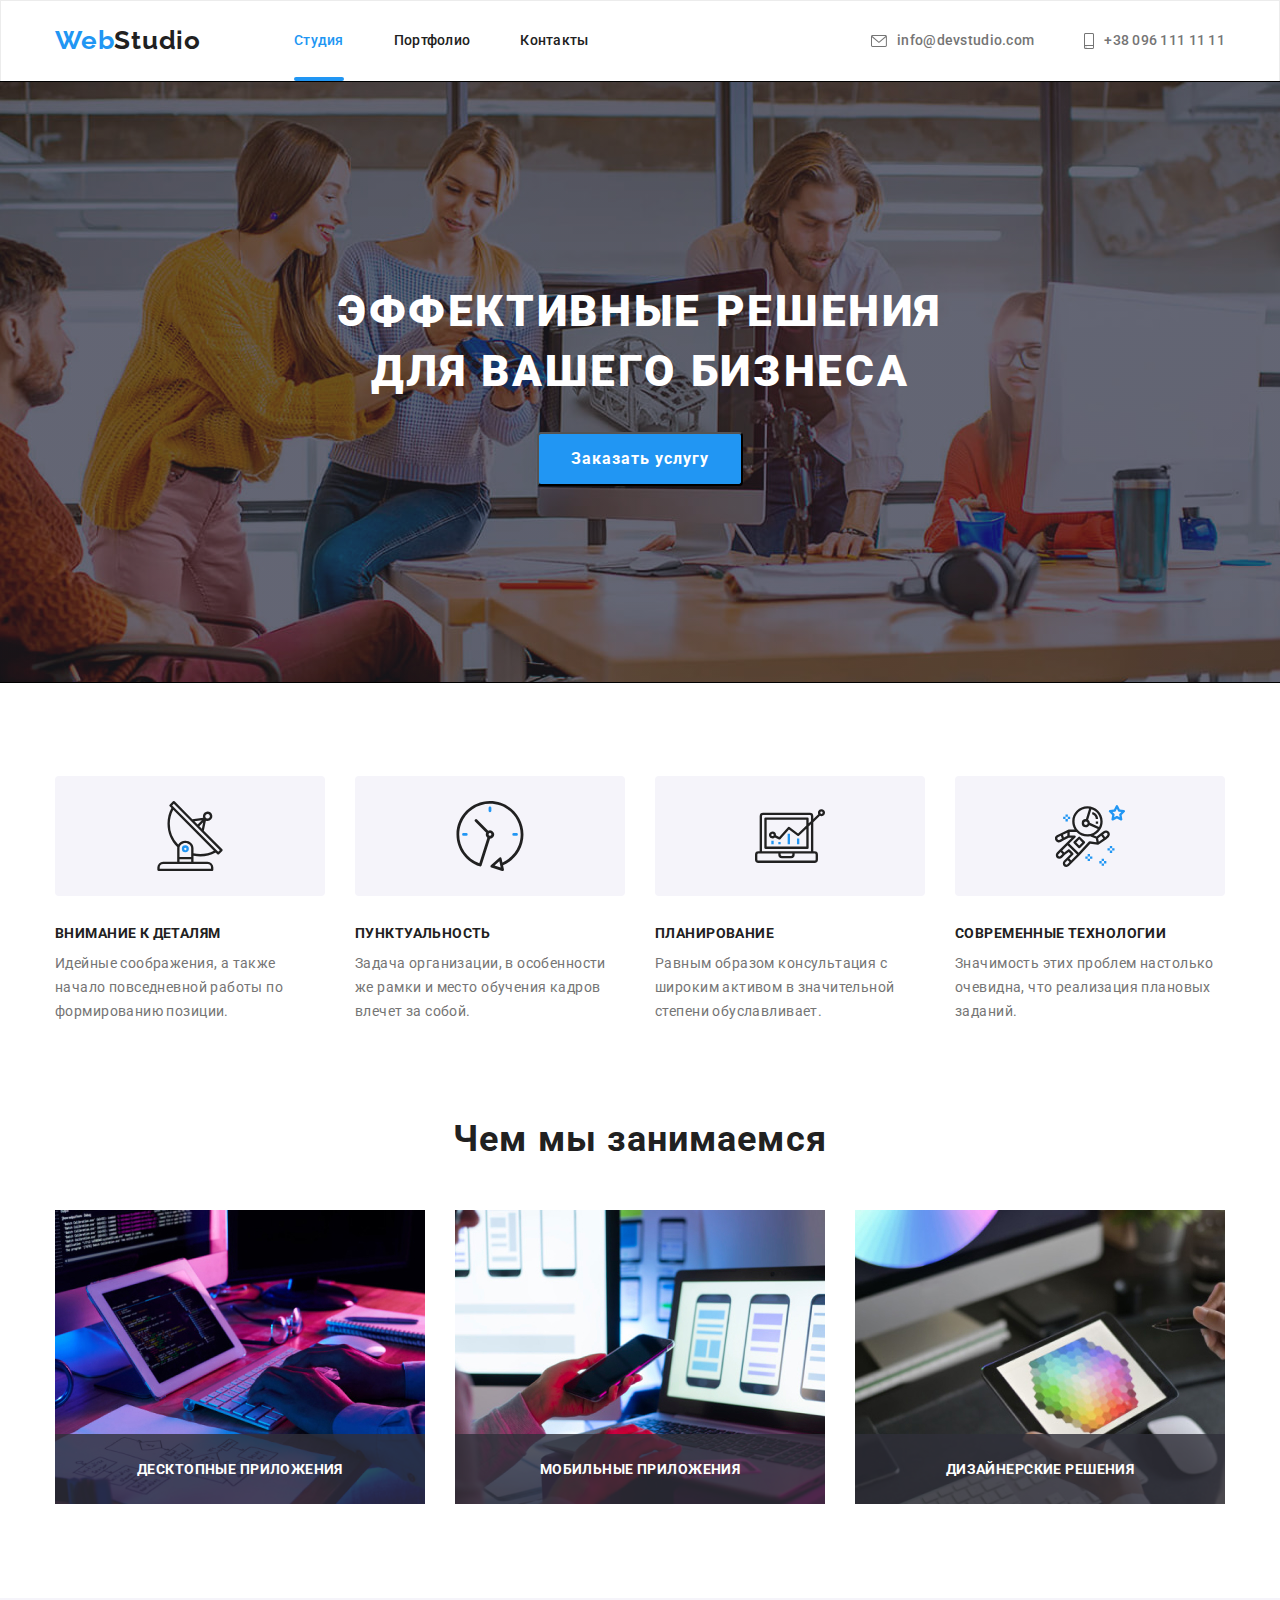
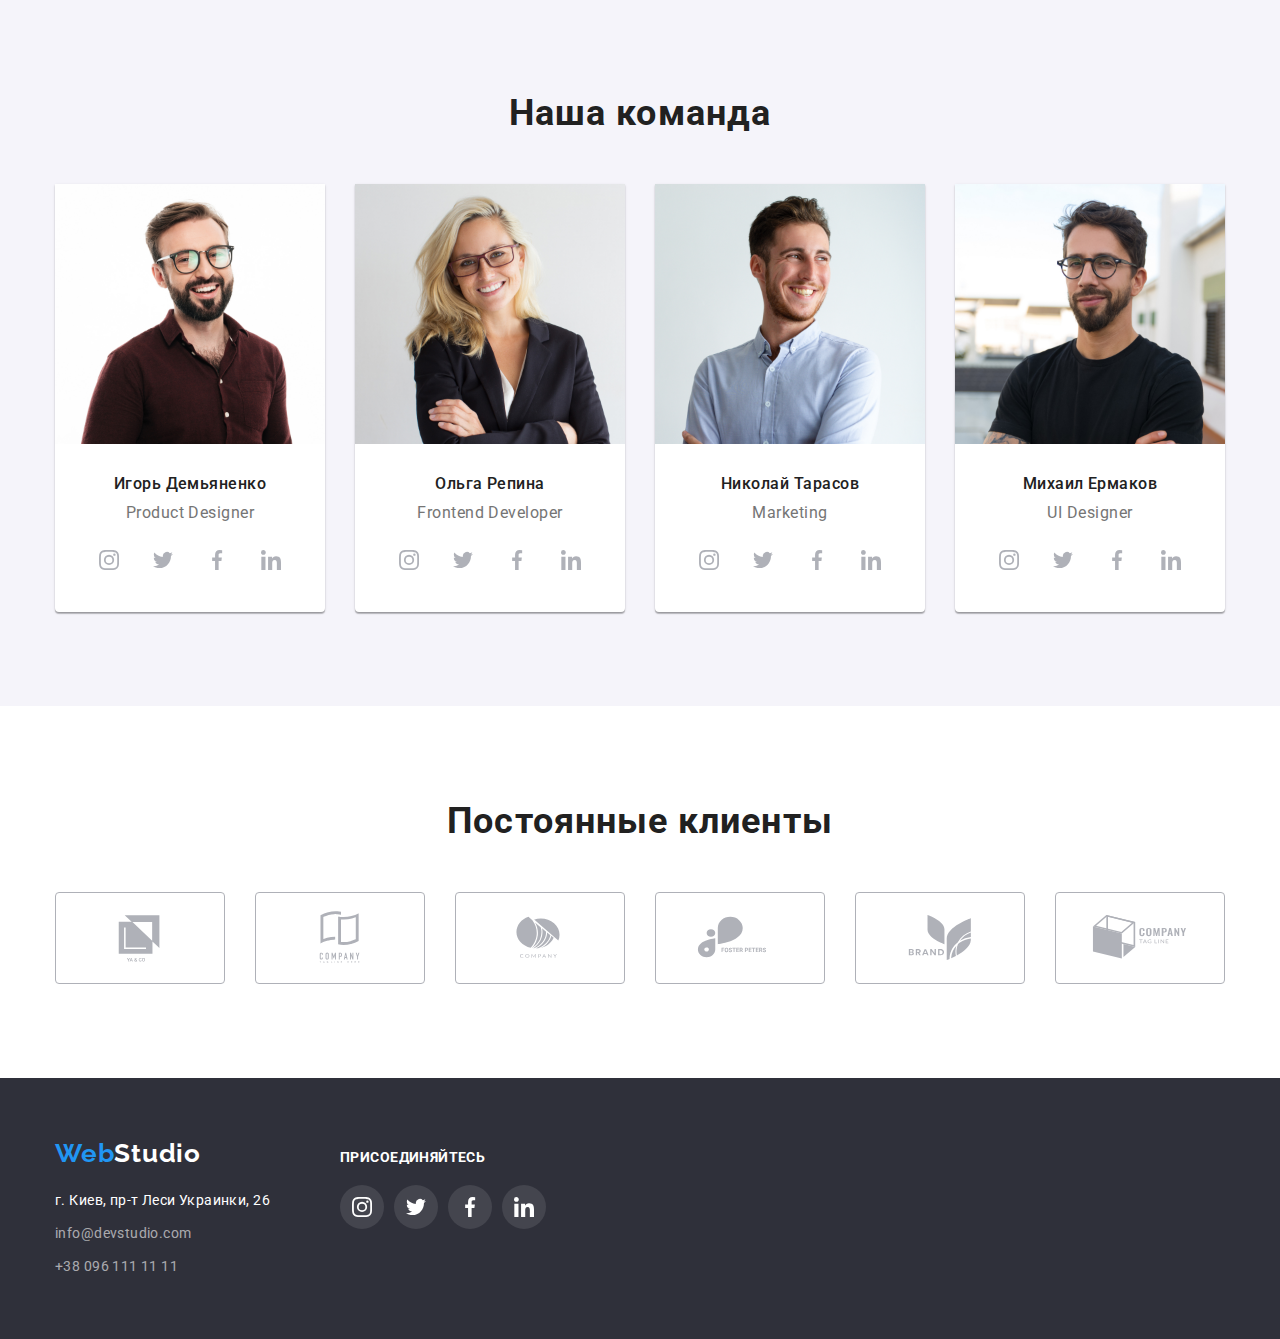
<file: index.html>
<!DOCTYPE html>
<html lang="ru">
  <head>
    <meta charset="UTF-8" />
    <meta http-equiv="X-UA-Compatible" content="IE=edge" />
    <meta name="viewport" content="width=device-width, initial-scale=1.0" />
    <link rel="preconnect" href="https://fonts.googleapis.com" />
    <link rel="preconnect" href="https://fonts.gstatic.com" crossorigin />
    <link
      href="https://fonts.googleapis.com/css2?family=Raleway:wght@700&family=Roboto:wght@400;500;700;900&display=swap"
      rel="stylesheet"
    />
    <link
      rel="stylesheet"
      href="https://cdnjs.cloudflare.com/ajax/libs/modern-normalize/1.1.0/modern-normalize.min.css"
    />
    <title>Document</title>
    <link rel="stylesheet" href="./css/styles.css" />
  </head>
  <body>
    <!--Шапка сайта-->
    <header class="header">
      <div class="container header-container">
        <a href="" class="logo">Web<span class="color-text">Studio</span></a>
        <!--<Блок навигации-->
        <nav class="nav">
          <ul class="site-nav list">
            <li class="site-nav-li">
              <a href="./index.html" class="site-nav-link current">Студия</a>
            </li>
            <li class="site-nav-li">
              <a href="./portfolio.html" class="site-nav-link">Портфолио</a>
            </li>
            <li class="site-nav-li">
              <a href="" class="site-nav-link">Контакты</a>
            </li>
          </ul>
        </nav>
        <!--Блок контактов-->
        <ul class="contact-nav list">
          <li class="contact-nav-li">
            <a href="mailto:info@devstudio.com" class="contact-nav-link"
              ><svg class="contact-icone envelope">
                <use href="./images/symbol-defs.svg#icon-envelope"></use>
              </svg>
              info@devstudio.com
            </a>
          </li>
          <li class="contact-nav-li">
            <a href="tel:+380961111111" class="contact-nav-link"
              ><svg class="contact-icone smartphone">
                <use href="./images/symbol-defs.svg#icon-smartphone"></use>
              </svg>
              +38 096 111 11 11
            </a>
          </li>
        </ul>
      </div>
    </header>

    <!--Контент страницы-->
    <main>
      <!-- Герой -->
      <section class="section hero overlay">
        <!-- Фон Герой -->
        <div class="container">
          <h1 class="hero-title">
            Эффективные решения <br />
            для вашего бизнеса
          </h1>
          <button type="button" class="button" data-modal-open>
            Заказать услугу
          </button>
        </div>
      </section>

      <!--Скилы компании-->
      <section class="section">
        <div class="container">
          <h2 class="section-title visually-hidden">Скилы компании</h2>
          <ul class="skills list">
            <li class="skills-li">
              <div class="skills-icon-container">
                <svg width="70" height="70">
                  <use href="./images/symbol-defs.svg#icon-antenna-1"></use>
                </svg>
              </div>
              <h3 class="title">Внимание к деталям</h3>
              <p class="skills-text">
                Идейные соображения, а также <br />
                начало повседневной работы по формированию позиции.
              </p>
            </li>
            <li class="skills-li">
              <div class="skills-icon-container">
                <svg width="70" height="70">
                  <use href="./images/symbol-defs.svg#icon-clock-1"></use>
                </svg>
              </div>
              <h3 class="title">Пунктуальность</h3>
              <p class="skills-text">
                Задача организации, в особенности же рамки и место обучения
                кадров влечет за собой.
              </p>
            </li>
            <li class="skills-li">
              <div class="skills-icon-container">
                <svg width="70" height="70">
                  <use href="./images/symbol-defs.svg#icon-diagram-1"></use>
                </svg>
              </div>
              <h3 class="title">Планирование</h3>
              <p class="skills-text">
                Равным образом консультация с широким активом в значительной
                степени обуславливает.
              </p>
            </li>
            <li class="skills-li">
              <div class="skills-icon-container">
                <svg width="70" height="70">
                  <use href="./images/symbol-defs.svg#icon-astronaut-1"></use>
                </svg>
              </div>
              <h3 class="title">Современные технологии</h3>
              <p class="skills-text">
                Значимость этих проблем настолько очевидна, что реализация
                плановых заданий.
              </p>
            </li>
          </ul>
        </div>
      </section>

      <!--Блок картинок-->
      <section class="section images-section">
        <div class="container">
          <h2 class="section-title">Чем мы занимаемся</h2>
          <ul class="images list">
            <li class="section-img">
              <img
                src="./images/img.jpg"
                alt="Программист пишет код"
                width="370"
              />
              <div class="bg-images-text">
                <p class="images-text">Десктопные приложения</p>
              </div>
            </li>
            <li class="section-img">
              <img
                src="./images/img1.jpg"
                alt="Человек смотрит в телефон"
                width="370"
              />
              <div class="bg-images-text">
                <p class="images-text">Мобильные приложения</p>
              </div>
            </li>
            <li class="section-img">
              <img
                src="./images/img2.jpg"
                alt="Дизайнер выбирает цвет"
                width="370"
              />
              <div class="bg-images-text">
                <p class="images-text">Дизайнерские решения</p>
              </div>
            </li>
          </ul>
        </div>
      </section>

      <!--Наша команда-->
      <section class="section section-team">
        <div class="container">
          <h2 class="section-title">Наша команда</h2>
          <ul class="team list">
            <li class="team-item">
              <img src="./images/img3.jpg" alt="Игорь Демьяненко" width="270" />
              <div class="team-title-text">
                <h3 class="title">Игорь Демьяненко</h3>
                <p class="team-text" lang="en">Product Designer</p>
                <ul class="team-backgraund-icon">
                  <li class="list team-li">
                    <a href="" class="team-backgraund">
                      <svg class="team-icon">
                        <use
                          href="./images/symbol-defs.svg#icon-instagram-2"
                        ></use>
                      </svg>
                    </a>
                  </li>
                  <li class="list team-li">
                    <a href="" class="team-backgraund">
                      <svg class="team-icon">
                        <use
                          class="team-icon-use"
                          href="./images/symbol-defs.svg#icon-twitter-1"
                        ></use>
                      </svg>
                    </a>
                  </li>
                  <li class="list team-li">
                    <a href="" class="team-backgraund">
                      <svg class="team-icon">
                        <use
                          href="./images/symbol-defs.svg#icon-facebook-1"
                        ></use>
                      </svg>
                    </a>
                  </li>
                  <li class="list team-li">
                    <a href="" class="team-backgraund">
                      <svg class="team-icon">
                        <use
                          href="./images/symbol-defs.svg#icon-linkedin-1"
                        ></use>
                      </svg>
                    </a>
                  </li>
                </ul>
              </div>
            </li>
            <li class="team-item">
              <img src="./images/img4.jpg" alt="Ольга Репина" width="270" />
              <div class="team-title-text">
                <h3 class="title">Ольга Репина</h3>
                <p class="team-text" lang="en">Frontend Developer</p>
                <ul class="team-backgraund-icon">
                  <li class="list team-li">
                    <a href="" class="team-backgraund">
                      <svg class="team-icon">
                        <use
                          href="./images/symbol-defs.svg#icon-instagram-2"
                        ></use>
                      </svg>
                    </a>
                  </li>
                  <li class="list team-li">
                    <a href="" class="team-backgraund">
                      <svg class="team-icon">
                        <use
                          class="team-icon-use"
                          href="./images/symbol-defs.svg#icon-twitter-1"
                        ></use>
                      </svg>
                    </a>
                  </li>
                  <li class="list team-li">
                    <a href="" class="team-backgraund">
                      <svg class="team-icon">
                        <use
                          href="./images/symbol-defs.svg#icon-facebook-1"
                        ></use>
                      </svg>
                    </a>
                  </li>
                  <li class="list team-li">
                    <a href="" class="team-backgraund">
                      <svg class="team-icon">
                        <use
                          href="./images/symbol-defs.svg#icon-linkedin-1"
                        ></use>
                      </svg>
                    </a>
                  </li>
                </ul>
              </div>
            </li>
            <li class="team-item">
              <img src="./images/img5.jpg" alt="Николай Тарасов" width="270" />
              <div class="team-title-text">
                <h3 class="title">Николай Тарасов</h3>
                <p class="team-text" lang="en">Marketing</p>
                <ul class="team-backgraund-icon">
                  <li class="list team-li">
                    <a href="" class="team-backgraund">
                      <svg class="team-icon">
                        <use
                          href="./images/symbol-defs.svg#icon-instagram-2"
                        ></use>
                      </svg>
                    </a>
                  </li>
                  <li class="list team-li">
                    <a href="" class="team-backgraund">
                      <svg class="team-icon">
                        <use
                          class="team-icon-use"
                          href="./images/symbol-defs.svg#icon-twitter-1"
                        ></use>
                      </svg>
                    </a>
                  </li>
                  <li class="list team-li">
                    <a href="" class="team-backgraund">
                      <svg class="team-icon">
                        <use
                          href="./images/symbol-defs.svg#icon-facebook-1"
                        ></use>
                      </svg>
                    </a>
                  </li>
                  <li class="list team-li">
                    <a href="" class="team-backgraund">
                      <svg class="team-icon">
                        <use
                          href="./images/symbol-defs.svg#icon-linkedin-1"
                        ></use>
                      </svg>
                    </a>
                  </li>
                </ul>
              </div>
            </li>
            <li class="team-item">
              <img src="./images/img6.jpg" alt="Михаил Ермаков" width="270" />
              <div class="team-title-text">
                <h3 class="title">Михаил Ермаков</h3>
                <p class="team-text" lang="en">UI Designer</p>
                <ul class="team-backgraund-icon">
                  <li class="list team-li">
                    <a href="" class="team-backgraund">
                      <svg class="team-icon">
                        <use
                          href="./images/symbol-defs.svg#icon-instagram-2"
                        ></use>
                      </svg>
                    </a>
                  </li>
                  <li class="list team-li">
                    <a href="" class="team-backgraund">
                      <svg class="team-icon">
                        <use
                          class="team-icon-use"
                          href="./images/symbol-defs.svg#icon-twitter-1"
                        ></use>
                      </svg>
                    </a>
                  </li>
                  <li class="list team-li">
                    <a href="" class="team-backgraund">
                      <svg class="team-icon">
                        <use
                          href="./images/symbol-defs.svg#icon-facebook-1"
                        ></use>
                      </svg>
                    </a>
                  </li>
                  <li class="list team-li">
                    <a href="" class="team-backgraund">
                      <svg class="team-icon">
                        <use
                          href="./images/symbol-defs.svg#icon-linkedin-1"
                        ></use>
                      </svg>
                    </a>
                  </li>
                </ul>
              </div>
            </li>
          </ul>
        </div>
      </section>

      <!--Постоянные клиенты-->
      <section class="section">
        <div class="container">
          <h2 class="section-title">Постоянные клиенты</h2>
          <ul class="clients list">
            <li class="clients-li">
              <a href="" class="clients-backgraund">
                <svg class="clients-icon">
                  <use href="./images/symbol-defs.svg#icon-Logo"></use>
                </svg>
              </a>
            </li>
            <li class="clients-li">
              <a href="" class="clients-backgraund">
                <svg class="clients-icon">
                  <use href="./images/symbol-defs.svg#icon-Logo-1"></use>
                </svg>
              </a>
            </li>
            <li class="clients-li">
              <a href="" class="clients-backgraund">
                <svg class="clients-icon">
                  <use href="./images/symbol-defs.svg#icon-Logo-2"></use>
                </svg>
              </a>
            </li>
            <li class="clients-li">
              <a href="" class="clients-backgraund">
                <svg class="clients-icon">
                  <use href="./images/symbol-defs.svg#icon-Logo-3"></use>
                </svg>
              </a>
            </li>
            <li class="clients-li">
              <a href="" class="clients-backgraund">
                <svg class="clients-icon">
                  <use href="./images/symbol-defs.svg#icon-Logo-4"></use>
                </svg>
              </a>
            </li>
            <li class="clients-li">
              <a href="" class="clients-backgraund">
                <svg class="clients-icon">
                  <use href="./images/symbol-defs.svg#icon-Logo-5"></use>
                </svg>
              </a>
            </li>
          </ul>
        </div>
      </section>
    </main>

    <!--Блок контактов-->
    <footer class="footer">
      <div class="container footer-container">
        <div class="footer-one">
          <a href="" class="logo">Web<span class="colortext">Studio</span></a>
          <address>
            <ul class="contact-footer list">
              <li class="contact-footer-li">
                <a
                  href="https://goo.gl/maps/7qp37BieYdtHUAUU6"
                  target="_blank"
                  class="adress"
                  >г. Киев, пр-т Леси Украинки, 26
                </a>
              </li>
              <li class="contact-footer-li">
                <a href="mailto:info@devstudio.com" class="contact-footer-list"
                  >info@devstudio.com</a
                >
              </li>
              <li class="contact-footer-li">
                <a href="tel:+380961111111" class="contact-footer-list"
                  >+38 096 111 11 11</a
                >
              </li>
            </ul>
          </address>
        </div>
        <div class="footer-two">
          <h2 class="footer-title">ПРИСОЕДИНЯЙТЕСЬ</h2>
          <ul class="footer-backgraund-icon">
            <li class="list footer-li">
              <a href="" class="footer-backgraund">
                <svg class="footer-icon" width="20" height="20">
                  <use href="./images/symbol-defs.svg#icon-instagram-2"></use>
                </svg>
              </a>
            </li>
            <li class="list footer-li">
              <a href="" class="footer-backgraund">
                <svg class="footer-icon" width="20" height="20">
                  <use
                    class="footer-icon-use"
                    href="./images/symbol-defs.svg#icon-twitter-1"
                  ></use>
                </svg>
              </a>
            </li>
            <li class="list footer-li">
              <a href="" class="footer-backgraund">
                <svg class="footer-icon" width="20" height="20">
                  <use href="./images/symbol-defs.svg#icon-facebook-1"></use>
                </svg>
              </a>
            </li>
            <li class="list footer-li">
              <a href="" class="footer-backgraund">
                <svg class="footer-icon" width="20" height="20">
                  <use href="./images/symbol-defs.svg#icon-linkedin-1"></use>
                </svg>
              </a>
            </li>
          </ul>
        </div>
      </div>
    </footer>
    <div class="backdrop is-hidden" data-modal>
      <div class="modal">
        <button class="button-modal" data-modal-close></button>
      </div>
    </div>
    <script src="./js/model.js"></script>
  </body>
</html>
</file>
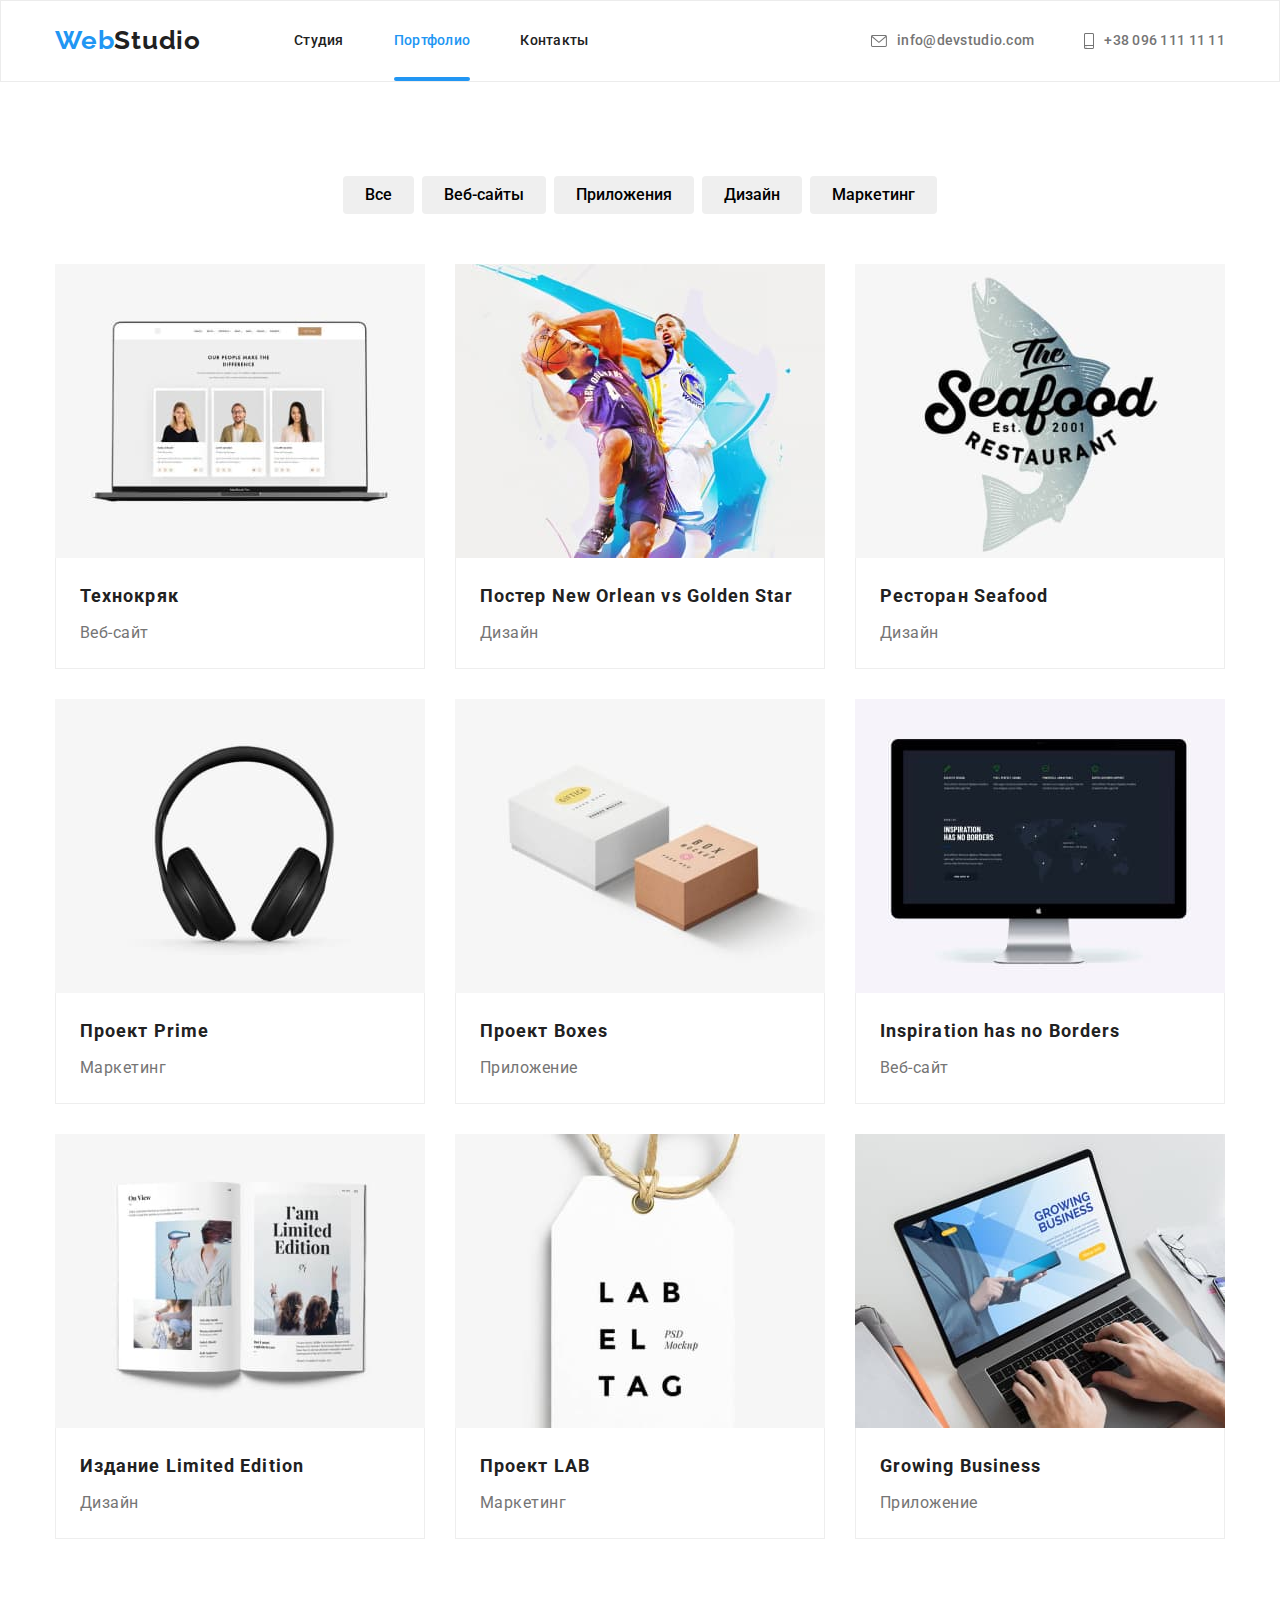
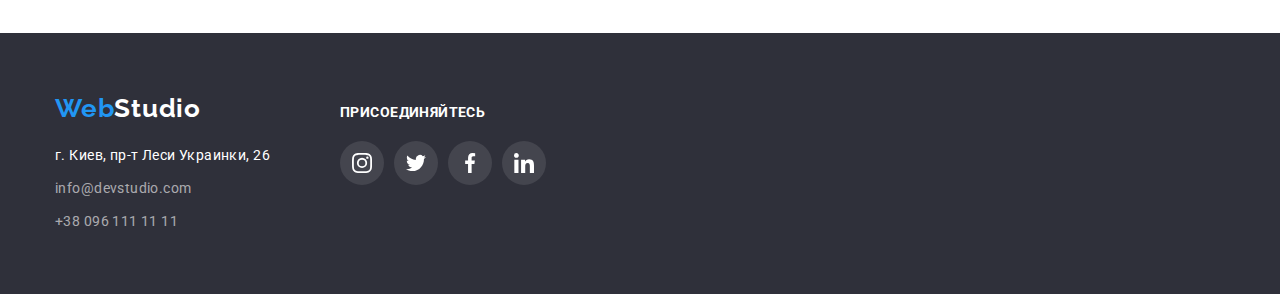
<file: portfolio.html>
<!DOCTYPE html>
<html lang="ru">
  <head>
    <meta charset="UTF-8" />
    <meta http-equiv="X-UA-Compatible" content="IE=edge" />
    <meta name="viewport" content="width=device-width, initial-scale=1.0" />
    <link rel="preconnect" href="https://fonts.googleapis.com" />
    <link rel="preconnect" href="https://fonts.gstatic.com" crossorigin />
    <link
      href="https://fonts.googleapis.com/css2?family=Raleway:wght@700&family=Roboto:wght@400;500;700;900&display=swap"
      rel="stylesheet"
    />
    <link
      rel="stylesheet"
      href="https://cdnjs.cloudflare.com/ajax/libs/modern-normalize/1.1.0/modern-normalize.min.css"
    />
    <title>Document</title>
    <link rel="stylesheet" href="./css/styles.css" />
  </head>
  <body>
    <!--Шапка сайта-->
    <header class="header">
      <div class="container header-container">
        <a href="" class="logo">Web<span class="color-text">Studio</span></a>
        <!--<Блок навигации-->
        <nav class="nav">
          <ul class="site-nav list">
            <li class="site-nav-li">
              <a href="./index.html" class="site-nav-link">Студия</a>
            </li>
            <li class="site-nav-li">
              <a href="./portfolio.html" class="site-nav-link current"
                >Портфолио</a
              >
            </li>
            <li class="site-nav-li">
              <a href="" class="site-nav-link">Контакты</a>
            </li>
          </ul>
        </nav>
        <!--Блок контактов-->
        <ul class="contact-nav list">
          <li class="contact-nav-li">
            <a href="mailto:info@devstudio.com" class="contact-nav-link"
              ><svg class="contact-icone envelope">
                <use href="./images/symbol-defs.svg#icon-envelope"></use>
              </svg>
              info@devstudio.com
            </a>
          </li>
          <li class="contact-nav-li">
            <a href="tel:+380961111111" class="contact-nav-link"
              ><svg class="contact-icone smartphone">
                <use href="./images/symbol-defs.svg#icon-smartphone"></use>
              </svg>
              +38 096 111 11 11
            </a>
          </li>
        </ul>
      </div>
    </header>

    <!--Контент страницы-->
    <main>
      <!--Фильтр проектов-->
      <section class="section buttons-section">
        <div class="container">
          <h1 class="visually-hidden">Фильтр проектов</h1>
          <ul class="buttons-list list">
            <li class="buttons-list-btn">
              <button type="button" class="buttons-btn current">Все</button>
            </li>
            <li class="buttons-list-btn">
              <button type="button" class="buttons-btn current">
                Веб-сайты
              </button>
            </li>
            <li class="buttons-list-btn">
              <button type="button" class="buttons-btn current">
                Приложения
              </button>
            </li>
            <li class="buttons-list-btn">
              <button type="button" class="buttons-btn current">Дизайн</button>
            </li>
            <li class="buttons-list-btn">
              <button type="button" class="buttons-btn current">
                Маркетинг
              </button>
            </li>
          </ul>
          <ul class="projects-list list">
            <li class="projects-item">
              <a href="" class="projects-item-link">
                <div class="projects-image-s">
                  <img
                    src="./images/img-1-2.jpg"
                    alt="монитор ноутбука"
                    width="370"
                    height="294"
                  />
                  <div class="projects-image-hover">
                    <p class="item-images-text">
                      Ресурс предлагает комплексные предложения с разным уровнем
                      функционала и сервисов. Все это позволит посетителю
                      получить исчерпывающие сведения о компании или частном
                      лице.
                    </p>
                  </div>
                </div>
                <div class="projects-title-text">
                  <h2 class="projects-section-title">Технокряк</h2>
                  <p class="projects-section-text">Веб-сайт</p>
                </div>
              </a>
            </li>
            <li class="projects-item">
              <a href="" class="projects-item-link">
                <div class="projects-image-s">
                  <img
                    src="./images/img-2-2.jpg"
                    alt="баскетболисты"
                    width="370"
                    height="294"
                  />
                  <div class="projects-image-hover">
                    <p class="item-images-text">
                      Ресурс предлагает комплексные предложения с разным уровнем
                      функционала и сервисов. Все это позволит посетителю
                      получить исчерпывающие сведения о компании или частном
                      лице.
                    </p>
                  </div>
                </div>
                <div class="projects-title-text">
                  <h2 class="projects-section-title">
                    Постер New Orlean vs Golden Star
                  </h2>
                  <p class="projects-section-text">Дизайн</p>
                </div>
              </a>
            </li>
            <li class="projects-item">
              <a href="" class="projects-item-link">
                <div class="projects-image-s">
                  <img
                    src="./images/img-3-2.jpg"
                    alt="логотип ресторана"
                    width="370"
                    height="294"
                  />
                  <div class="projects-image-hover">
                    <p class="item-images-text">
                      Ресурс предлагает комплексные предложения с разным уровнем
                      функционала и сервисов. Все это позволит посетителю
                      получить исчерпывающие сведения о компании или частном
                      лице.
                    </p>
                  </div>
                </div>
                <div class="projects-title-text">
                  <h2 class="projects-section-title">Ресторан Seafood</h2>
                  <p class="projects-section-text">Дизайн</p>
                </div>
              </a>
            </li>
            <li class="projects-item">
              <a href="" class="projects-item-link">
                <div class="projects-image-s">
                  <img
                    src="./images/img-4-2.jpg"
                    alt="наушники"
                    width="370"
                    height="294"
                  />
                  <div class="projects-image-hover">
                    <p class="item-images-text">
                      Ресурс предлагает комплексные предложения с разным уровнем
                      функционала и сервисов. Все это позволит посетителю
                      получить исчерпывающие сведения о компании или частном
                      лице.
                    </p>
                  </div>
                </div>
                <div class="projects-title-text">
                  <h2 class="projects-section-title">Проект Prime</h2>
                  <p class="projects-section-text">Маркетинг</p>
                </div>
              </a>
            </li>
            <li class="projects-item">
              <a href="" class="projects-item-link">
                <div class="projects-image-s">
                  <img
                    src="./images/img-5-2.jpg"
                    alt="коробки"
                    width="370"
                    height="294"
                  />
                  <div class="projects-image-hover">
                    <p class="item-images-text">
                      Ресурс предлагает комплексные предложения с разным уровнем
                      функционала и сервисов. Все это позволит посетителю
                      получить исчерпывающие сведения о компании или частном
                      лице.
                    </p>
                  </div>
                </div>
                <div class="projects-title-text">
                  <h2 class="projects-section-title">Проект Boxes</h2>
                  <p class="projects-section-text">Приложение</p>
                </div>
              </a>
            </li>
            <li class="projects-item">
              <a href="" class="projects-item-link">
                <div class="projects-image-s">
                  <img
                    src="./images/img-6-2.jpg"
                    alt="монитор"
                    width="370"
                    height="294"
                  />
                  <div class="projects-image-hover">
                    <p class="item-images-text">
                      Ресурс предлагает комплексные предложения с разным уровнем
                      функционала и сервисов. Все это позволит посетителю
                      получить исчерпывающие сведения о компании или частном
                      лице.
                    </p>
                  </div>
                </div>
                <div class="projects-title-text">
                  <h2 class="projects-section-title">
                    Inspiration has no Borders
                  </h2>
                  <p class="projects-section-text">Веб-сайт</p>
                </div>
              </a>
            </li>
            <li class="projects-item">
              <a href="" class="projects-item-link">
                <div class="projects-image-s">
                  <img
                    src="./images/img-7-2.jpg"
                    alt="журнал"
                    width="370"
                    height="294"
                  />
                  <div class="projects-image-hover">
                    <p class="item-images-text">
                      Ресурс предлагает комплексные предложения с разным уровнем
                      функционала и сервисов. Все это позволит посетителю
                      получить исчерпывающие сведения о компании или частном
                      лице.
                    </p>
                  </div>
                </div>
                <div class="projects-title-text">
                  <h2 class="projects-section-title">
                    Издание Limited Edition
                  </h2>
                  <p class="projects-section-text">Дизайн</p>
                </div>
              </a>
            </li>
            <li class="projects-item">
              <a href="" class="projects-item-link">
                <div class="projects-image-s">
                  <img
                    src="./images/img-8-2.jpg"
                    alt="бирка"
                    width="370"
                    height="294"
                  />
                  <div class="projects-image-hover">
                    <p class="item-images-text">
                      Ресурс предлагает комплексные предложения с разным уровнем
                      функционала и сервисов. Все это позволит посетителю
                      получить исчерпывающие сведения о компании или частном
                      лице.
                    </p>
                  </div>
                </div>
                <div class="projects-title-text">
                  <h2 class="projects-section-title">Проект LAB</h2>
                  <p class="projects-section-text">Маркетинг</p>
                </div>
              </a>
            </li>
            <li class="projects-item">
              <a href="" class="projects-item-link">
                <div class="projects-image-s">
                  <img
                    src="./images/img-9-2.jpg"
                    alt="человек печатает"
                    width="370"
                    height="294"
                  />
                  <div class="projects-image-hover">
                    <p class="item-images-text">
                      Ресурс предлагает комплексные предложения с разным уровнем
                      функционала и сервисов. Все это позволит посетителю
                      получить исчерпывающие сведения о компании или частном
                      лице.
                    </p>
                  </div>
                </div>
                <div class="projects-title-text">
                  <h2 class="projects-section-title">Growing Business</h2>
                  <p class="projects-section-text">Приложение</p>
                </div>
              </a>
            </li>
          </ul>
        </div>
      </section>
    </main>

    <footer class="footer">
      <div class="container footer-container">
        <div class="footer-one">
          <a href="" class="logo">Web<span class="colortext">Studio</span></a>
          <address>
            <ul class="contact-footer list">
              <li class="contact-footer-li">
                <a
                  href="https://goo.gl/maps/7qp37BieYdtHUAUU6"
                  target="_blank"
                  class="adress"
                  >г. Киев, пр-т Леси Украинки, 26
                </a>
              </li>
              <li class="contact-footer-li">
                <a href="mailto:info@devstudio.com" class="contact-footer-list"
                  >info@devstudio.com</a
                >
              </li>
              <li class="contact-footer-li">
                <a href="tel:+380961111111" class="contact-footer-list"
                  >+38 096 111 11 11</a
                >
              </li>
            </ul>
          </address>
        </div>
        <div class="footer-two">
          <h2 class="footer-title">ПРИСОЕДИНЯЙТЕСЬ</h2>
          <ul class="footer-backgraund-icon">
            <li class="list footer-li">
              <a href="" class="footer-backgraund">
                <svg class="footer-icon" width="20" height="20">
                  <use href="./images/symbol-defs.svg#icon-instagram-2"></use>
                </svg>
              </a>
            </li>
            <li class="list footer-li">
              <a href="" class="footer-backgraund">
                <svg class="footer-icon" width="20" height="20">
                  <use
                    class="footer-icon-use"
                    href="./images/symbol-defs.svg#icon-twitter-1"
                  ></use>
                </svg>
              </a>
            </li>
            <li class="list footer-li">
              <a href="" class="footer-backgraund">
                <svg class="footer-icon" width="20" height="20">
                  <use href="./images/symbol-defs.svg#icon-facebook-1"></use>
                </svg>
              </a>
            </li>
            <li class="list footer-li">
              <a href="" class="footer-backgraund">
                <svg class="footer-icon" width="20" height="20">
                  <use href="./images/symbol-defs.svg#icon-linkedin-1"></use>
                </svg>
              </a>
            </li>
          </ul>
        </div>
      </div>
    </footer>
  </body>
</html>
</file>
<file: css/styles.css>
/* основной цвет заголовков color: #212121;
основной цвет параграфов color: #757575;
цвет заголовка h1 color: белый #FFFFFF;
цвет кнопок синий #2196F3; серый #F5F4FA;
цвет фона футера и цвет главного заголовка color-background: #2F303A
 */
:root {
  --primary-text-color: #757575;
  --title-text-color: #212121;
  --accent-color: #2196f3;
  --primary-bg-color: #ffffff;
  --contact-footer-color: rgba(255, 255, 255, 0.6);
  --footer-bg-color: #2f303a;
  --team-bg-color: #f5f4fa;
}

body {
  background-color: var(--primary-bg-color);
  color: var(--primary-text-color);
  font-family: "Roboto", sans-serif;
  font-size: 14px;
}
.list {
  padding: 0;
  margin: 0;
  list-style: none;
}
.header-container {
  display: flex;
  align-items: center;
}

.container {
  width: 1200px;
  margin: 0 auto;
  padding: 0 15px;
}
.section {
  padding: 94px 0;
}
h1,
h2,
h3,
p {
  margin: 0;
}

img {
  display: block;
  max-width: 100%;
  height: auto;
}
ul {
  margin: 0;
  padding: 0;
  list-style: none;
}

.visually-hidden {
  position: absolute;
  width: 1px;
  height: 1px;
  margin: -1px;
  border: 0;
  padding: 0;
  white-space: nowrap;
  clip-path: inset(100%);
  clip: rect(0 0 0 0);
  overflow: hidden;
}

/* Page header */
.header {
  border: 1px solid #ececec;
}
/* Logo */
.logo {
  margin-top: 0;
  margin-bottom: 0;
  color: var(--accent-color);

  font-family: "Raleway", sans-serif;
  font-weight: 700;
  font-size: 26px;
  line-height: 1.2;
  letter-spacing: 0.03em;
  text-decoration: none;
}

.color-text {
  color: var(--title-text-color);
  font-family: "Raleway", sans-serif;
}
.colortext {
  color: var(--primary-bg-color);
  font-family: "Raleway", sans-serif;
}

/* Site nav */
.nav {
  margin-left: 93px;
}
.site-nav {
  display: flex;
}

.site-nav-li {
  margin-right: 50px;
  margin-bottom: 0;
}
.site-nav-li:last-child {
  margin-right: 0;
}

.site-nav-link {
  display: block;
  padding-top: 32px;
  padding-bottom: 32px;
  color: var(--title-text-color);

  font-weight: 500;
  line-height: 1.14;
  letter-spacing: 0.02em;
  text-decoration: none;
  transition: color 250ms cubic-bezier(0.4, 0, 0.2, 1);
}
.site-nav-link:hover,
.site-nav-link:focus {
  color: var(--accent-color);
}
.site-nav-link.current {
  color: var(--accent-color);
}

.site-nav-li {
  position: relative;
}
.site-nav-link.current::after {
  content: "";
  position: absolute;
  background: var(--accent-color);
  left: 0;
  bottom: 0;
  width: 100%;
  height: 4px;
  border-radius: 2px;
}
/* Contact nav */
.contact-icone {
  fill: currentColor;
  margin-right: 10px;
}

.contact-nav {
  display: flex;
  margin-left: auto;
}

.contact-nav-li + .contact-nav-li {
  margin-left: 50px;
}
.contact-nav-link {
  color: var(--primary-text-color);

  font-weight: 500;
  line-height: 1.14;
  letter-spacing: 0.02em;
  text-decoration: none;
  transition: color 250ms cubic-bezier(0.4, 0, 0.2, 1);
}
.contact-nav-link:hover,
.contact-nav-link:focus {
  color: var(--accent-color);
}
.envelope {
  width: 16px;
  height: 12px;
}
.smartphone {
  width: 10px;
  height: 16px;
}

.contact-nav-link {
  display: flex;
  justify-content: center;
  align-items: center;
}
/* Hero */
.hero {
  padding-top: 200px;
  padding-bottom: 200px;
  margin-top: 0px;
}
.hero-title {
  margin-bottom: 30px;
  margin-top: 0;

  color: var(--primary-bg-color);

  font-weight: 900;
  font-size: 44px;
  line-height: 1.36;
  text-align: center;
  letter-spacing: 0.06em;
  text-transform: uppercase;
}

.overlay {
  background-color: var(--title-text-color);
  max-width: 1600px;
  height: 600px;
  margin-left: auto;
  margin-right: auto;
  outline: 1px solid black;
  background-image: linear-gradient(
      to right,
      rgba(47, 48, 58, 0.4),
      rgba(47, 48, 58, 0.4)
    ),
    url(../images/img-hero-overlay.jpg);
  background-size: cover;
  background-repeat: no-repeat;
  background-position: center;
}

/* Button */
.button {
  border-radius: 4px;
  padding: 10px 32px;
  margin-left: auto;
  margin-right: auto;

  color: var(--primary-bg-color);
  background-color: var(--accent-color);

  font-weight: 700;
  font-size: 16px;
  line-height: 1.88;
  letter-spacing: 0.06em;

  display: flex;
  align-items: center;
  text-align: center;

  cursor: pointer;
}

/* Title styling */
.section-title {
  margin-top: 0;
  margin-bottom: 0;
  color: var(--title-text-color);

  font-weight: 700;
  font-size: 36px;
  line-height: 1.17;
  letter-spacing: 0.03em;
  text-align: center;
}

/* Skils */
.skills {
  display: flex;
}
.skills-li {
  width: 270px;
}
.skills-li + .skills-li {
  margin-left: 30px;
}
.skills .title {
  color: var(--title-text-color);
  text-transform: uppercase;
  font-weight: 700;
  font-size: 14px;
  line-height: 1.14;
  letter-spacing: 0.03em;
}

.skills-text {
  margin-top: 10px;
  margin-bottom: 0;

  line-height: 1.71;
  letter-spacing: 0.03em;
}

.skills-icon-container {
  width: 270px;
  height: 120px;
  background: var(--team-bg-color);
  border-radius: 4px;
  margin-bottom: 30px;
  display: flex;
  justify-content: center;
  align-items: center;
}
/*.skills-li::before {
  display: block;
  content: "";
  height: 120px;
  border-radius: 4px;
  background-size: auto;
  background-repeat: no-repeat;
  background-position: center;
  background-color: var(--team-bg-color);
  margin-bottom: 30px;
}
.skills-li:nth-child(1)::before {
  background-image: url(../images/antenna\ 1.svg);
}
.skills-li:nth-child(2)::before {
  background-image: url(../images/clock\ 1.svg);
}
.skills-li:nth-child(3)::before {
  background-image: url(../images/diagram\ 1.svg);
}
.skills-li:nth-child(4)::before {
  background-image: url(../images/astronaut\ 1.svg);
} */

/* Images */
.images-section {
  padding-top: 0;
}
.images {
  display: flex;
  margin-top: 50px;
}
.section-img + .section-img {
  margin-left: 30px;
}

.section-img {
  position: relative;
}
.images-text {
  font-weight: 700;
  font-size: 14px;
  line-height: 1.142;

  letter-spacing: 0.03em;
  text-transform: uppercase;
  color: var(--primary-bg-color);
}
.bg-images-text {
  display: flex;
  align-items: center;
  justify-content: center;
  position: absolute;
  left: 0;
  bottom: 0;

  width: 100%;
  height: 70px;
  background-color: rgba(47, 48, 58, 0.8);
}

/* Team */
.team {
  display: flex;
  margin-top: 50px;
  justify-content: center;
}
.team-item + .team-item {
  margin-left: 30px;
}
.section-team {
  background-color: var(--team-bg-color);
}

.team-item {
  background-color: var(--primary-bg-color);
  box-shadow: 0px 1px 3px rgba(0, 0, 0, 0.12), 0px 1px 1px rgba(0, 0, 0, 0.14),
    0px 2px 1px rgba(0, 0, 0, 0.2);
  border-radius: 0px 0px 4px 4px;
}
.team .title {
  margin-bottom: 0;

  color: var(--title-text-color);

  font-weight: 500;
  font-size: 16px;
  line-height: 1.19;
  letter-spacing: 0.03em;
  text-align: center;
}

.team-text {
  margin-top: 10px;

  font-size: 16px;
  line-height: 1.19;
  letter-spacing: 0.03em;
  text-align: center;
}
.team-title-text {
  padding-top: 30px;
  padding-bottom: 30px;
}
.team-backgraund {
  display: flex;
  width: 44px;
  height: 44px;
  background-color: var(--primary-bg-color);
  border-radius: 50%;
  align-items: center;
  justify-content: center;
  transition: background-color 250ms cubic-bezier(0.4, 0, 0.2, 1);
}

.team-icon {
  width: 20px;
  height: 20px;
  fill: #afb1b8;
  transition: fill 250ms cubic-bezier(0.4, 0, 0.2, 1);
}

.team-backgraund:hover,
.team-backgraund:focus {
  background-color: var(--accent-color);
}
.team-backgraund:hover .team-icon,
.team-backgraund:focus .team-icon {
  fill: var(--primary-bg-color);
}
.team-li + .team-li {
  margin-left: 10px;
}
.team-li {
  width: 44px;
  height: 44px;
}

.team-backgraund-icon {
  display: flex;
  margin-top: 16px;
  justify-content: center;
}

/* Clients */
.clients {
  display: flex;
  margin-top: 50px;
}

.clients-li {
  width: 170px;
  height: 92px;
}
.clients-backgraund {
  width: 100%;
  height: 100%;
  border: 1px solid #afb1b8;
  border-radius: 4px;
  display: flex;
  align-items: center;
  justify-content: center;
  transition: border-color 250ms cubic-bezier(0.4, 0, 0.2, 1);
}
.clients-icon {
  width: 106px;
  height: 60px;
  fill: #afb1b8;
  transition: fill 250ms cubic-bezier(0.4, 0, 0.2, 1);
}
.clients-li:not(:first-child) {
  margin-left: 30px;
}

.clients-backgraund:hover,
.clients-backgraund:focus {
  border-color: var(--accent-color);
}
.clients-backgraund:hover .clients-icon,
.clients-backgraund:focus .clients-icon {
  fill: var(--accent-color);
}

/* Footer */
address {
  margin-top: 20px;
}

.contact-footer-li:not(:first-child) {
  margin-top: 9px;
}

.adress {
  display: inline-block;
  margin-bottom: 0;
  color: var(--primary-bg-color);

  line-height: 1.71;
  letter-spacing: 0.03em;
  text-decoration: none;
  font-style: normal;
  transition: color 250ms cubic-bezier(0.4, 0, 0.2, 1);
}

.adress:hover,
.adress:focus {
  color: var(--accent-color);
}

.contact-footer-list {
  display: inline-block;
  margin-bottom: 0;
  color: var(--contact-footer-color);

  line-height: 1.71;
  letter-spacing: 0.03em;
  text-decoration: none;
  font-style: normal;
  transition: color 250ms cubic-bezier(0.4, 0, 0.2, 1);
}

.contact-footer-list:hover,
.contact-footer-list:focus {
  color: var(--accent-color);
}

.footer {
  background-color: var(--footer-bg-color);
  padding-top: 60px;
  padding-bottom: 60px;
}
.section-footer .colortext {
  color: var(--primary-bg-color);
}

.footer-container {
  display: flex;
  align-items: baseline;
}
.footer-two {
  margin-left: 70px;
}
.footer-backgraund {
  display: flex;
  width: 44px;
  height: 44px;
  background-color: rgba(255, 255, 255, 0.1);
  border-radius: 50%;
  align-items: center;
  justify-content: center;
  transition: background-color 250ms cubic-bezier(0.4, 0, 0.2, 1);
}
.footer-backgraund:hover,
.footer-backgraund:focus {
  background-color: var(--accent-color);
}

.footer-icon {
  fill: var(--primary-bg-color);
  margin: 12px;
}
.footer-backgraund-icon {
  display: flex;
  padding-left: 0;
}
.footer-li:not(:first-child) {
  margin-left: 10px;
}
.footer-title {
  font-weight: 700;
  font-size: 14px;
  line-height: 1.17;
  letter-spacing: 0.03em;
  text-transform: uppercase;
  color: var(--primary-bg-color);
  margin-bottom: 20px;
}

/* Portfolio page */

/* Project-filter */
.buttons-list {
  display: flex;
  justify-content: center;
}
.buttons-list-btn + .buttons-list-btn {
  margin-left: 8px;
}

.buttons-btn {
  border: transparent;
  border-radius: 4px;
  padding: 6px 22px;

  font-family: "Roboto", sans-serif;
  font-weight: 500;
  font-size: 16px;
  line-height: 1.625;
  cursor: pointer;
  transition: background-color 250ms cubic-bezier(0.4, 0, 0.2, 1),
    color 250ms cubic-bezier(0.4, 0, 0.2, 1),
    box-shadow 250ms cubic-bezier(0.4, 0, 0.2, 1);
}

.buttons-btn:hover,
.buttons-btn:focus {
  background-color: var(--accent-color);
  color: white;
  box-shadow: 0px 3px 1px rgba(0, 0, 0, 0.1), 0px 1px 2px rgba(0, 0, 0, 0.08),
    0px 2px 2px rgba(0, 0, 0, 0.12);
}

/* Projects section buttons-list li button */

.projects-item-link {
  display: block;
  text-decoration: none;
  transition: box-shadow 250ms cubic-bezier(0.4, 0, 0.2, 1);
}
.projects-item-link:hover,
.projects-item-link:focus {
  box-shadow: 0px 1px 1px rgba(0, 0, 0, 0.12), 0px 4px 4px rgba(0, 0, 0, 0.06),
    1px 4px 6px rgba(0, 0, 0, 0.16);
}

.projects-list {
  display: flex;
  flex-wrap: wrap;
  margin-top: 50px;
}

.projects-item {
  width: 370px;
  margin-right: 30px;
  margin-bottom: 30px;
}
.projects-item:nth-child(3n) {
  margin-right: 0;
}
.projects-item:nth-last-child(-n + 3) {
  margin-bottom: 0;
}

.projects-section-title {
  margin-bottom: 0;
  color: var(--title-text-color);

  font-weight: 700;
  font-size: 18px;
  line-height: 2;
  letter-spacing: 0.06em;
}

.projects-section-text {
  margin-top: 4px;

  color: var(--primary-text-color);
  font-family: "Roboto", sans-serif;

  font-size: 16px;
  line-height: 1.88;
  letter-spacing: 0.03em;
}

.projects-title-text {
  padding: 20px 24px;
  border-bottom: 1px solid #eeeeee;
  border-left: 1px solid #eeeeee;
  border-right: 1px solid #eeeeee;
}

.projects-image-s {
  position: relative;
  overflow: hidden;
}
.projects-image-hover {
  position: absolute;
  top: 0;
  left: 0;
  width: 370px;
  height: 294px;
  padding: 63px 24px;
  background-color: rgba(33, 150, 243, 0.9);
  opacity: 1;
  transform: translateY(100%);
  transition: transform 250ms cubic-bezier(0.4, 0, 0.2, 1);
}

.projects-item-link:hover .projects-image-hover,
.projects-item-link:focus .projects-image-hover {
  opacity: 1;
  transform: translateY(0);
}
.item-images-text {
  font-size: 18px;
  line-height: 1.556;
  letter-spacing: 0.03em;
  color: var(--primary-bg-color);
}
/*--------------Modal window--------------*/
.backdrop {
  position: fixed;
  top: 0;
  left: 0;
  width: 100%;
  height: 100%;
  background-color: rgba(0, 0, 0, 0.2);
  opacity: 1;
  transition: opacity 250ms cubic-bezier(0.4, 0, 0.2, 1); */
}

.backdrop.is-hidden {
  opacity: 0;
  pointer-events: none;
   visibility: visible; 
}
.backdrop.is-hidden .modal {
  transform: scale(0.8) translate(-50%, -50%);
}
.modal {
  position: absolute;
  top: 50%;
  left: 50%;
  min-height: 528px;
  min-width: 581px;
  background-color: var(--primary-bg-color);
  box-shadow: 0px 1px 3px rgba(0, 0, 0, 0.12), 0px 1px 1px rgba(0, 0, 0, 0.14),
    0px 2px 1px rgba(0, 0, 0, 0.2);
  border-radius: 4px;
  transform: scale(1) translate(-50%, -50%);
  transition: opacity 250ms cubic-bezier(0.4, 0, 0.2, 1);
}

.button-modal {
  position: absolute;
  top: 8px;
  right: 8px;
  width: 30px;
  height: 30px;
  padding: 0;
  border-radius: 50%;
  background: #ffffff;
  border: 1px solid rgba(0, 0, 0, 0.1);
  box-sizing: border-box;
}
.button-modal {
  background-image: url(../images/close-black-18dp.svg);
  background-size: auto;
  background-repeat: no-repeat;
  background-position: center;
  background-color: var(--primary-bg-color);
}
</file>
